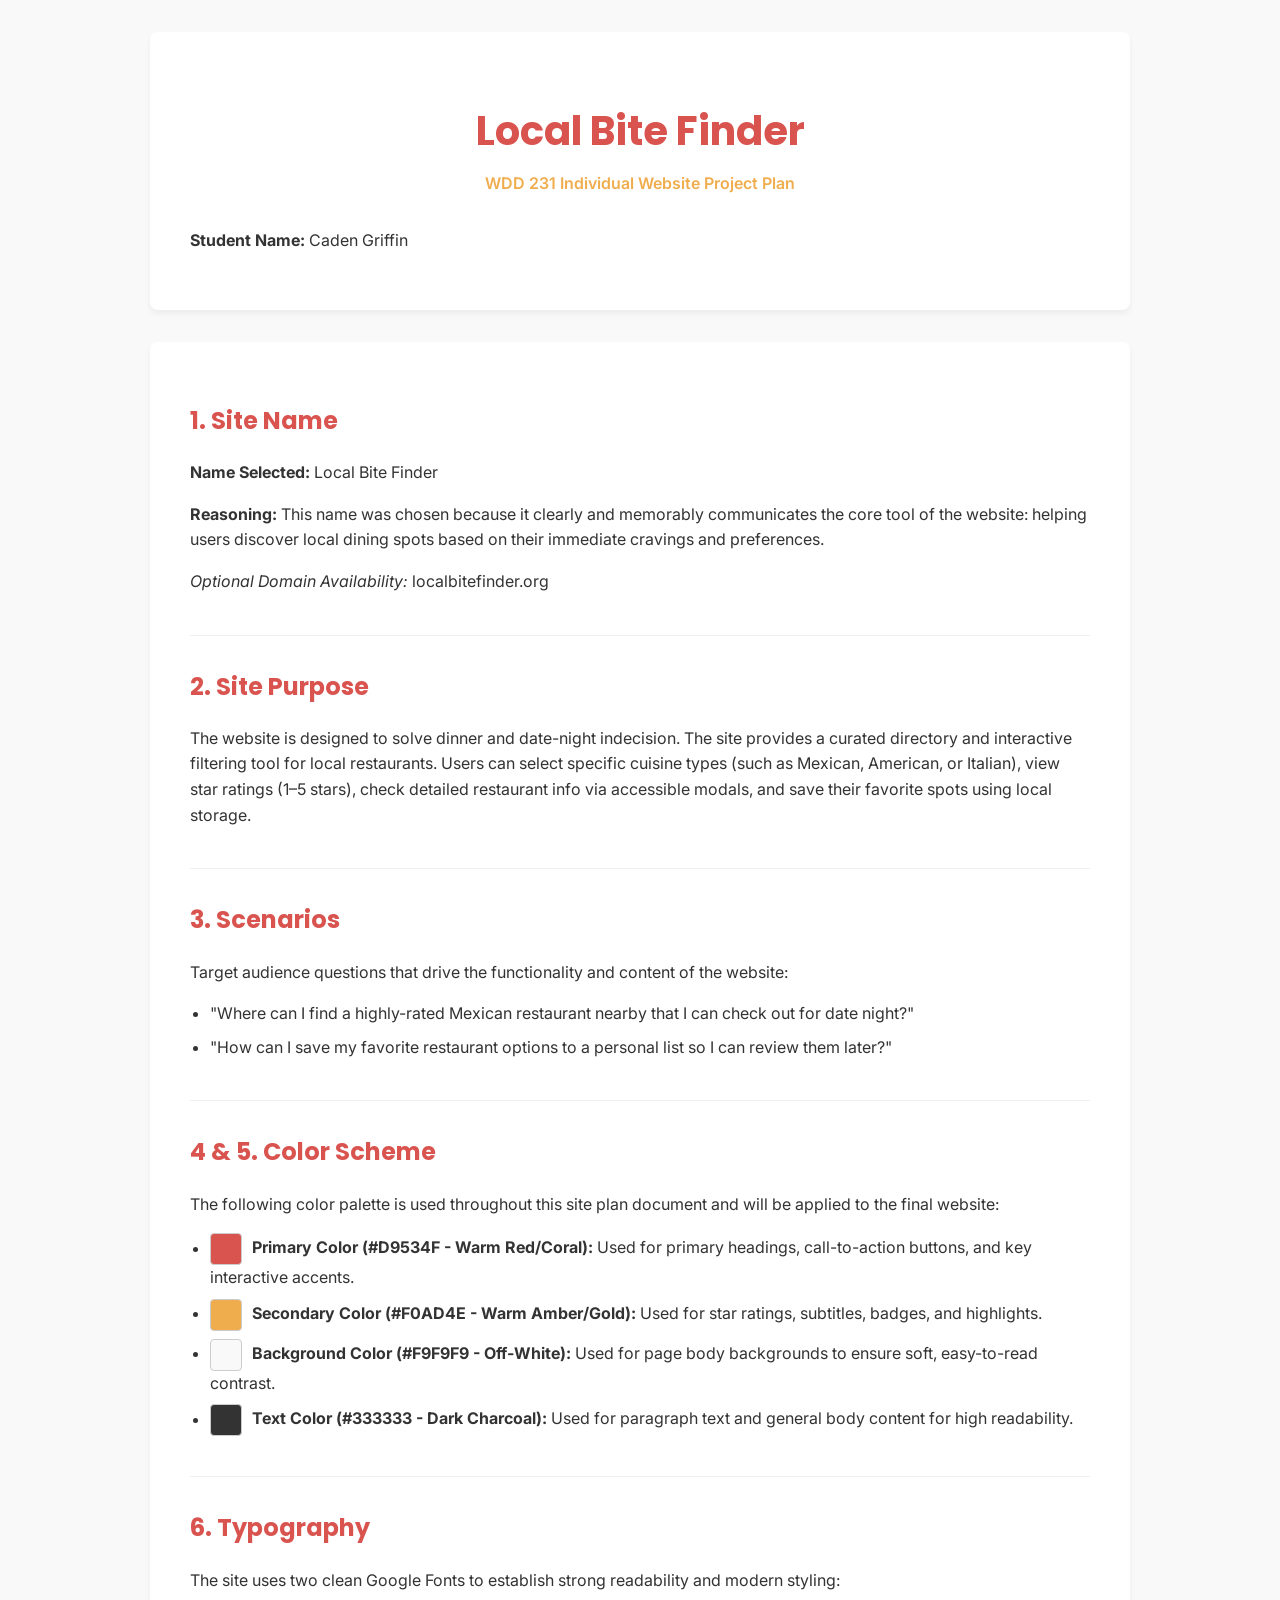
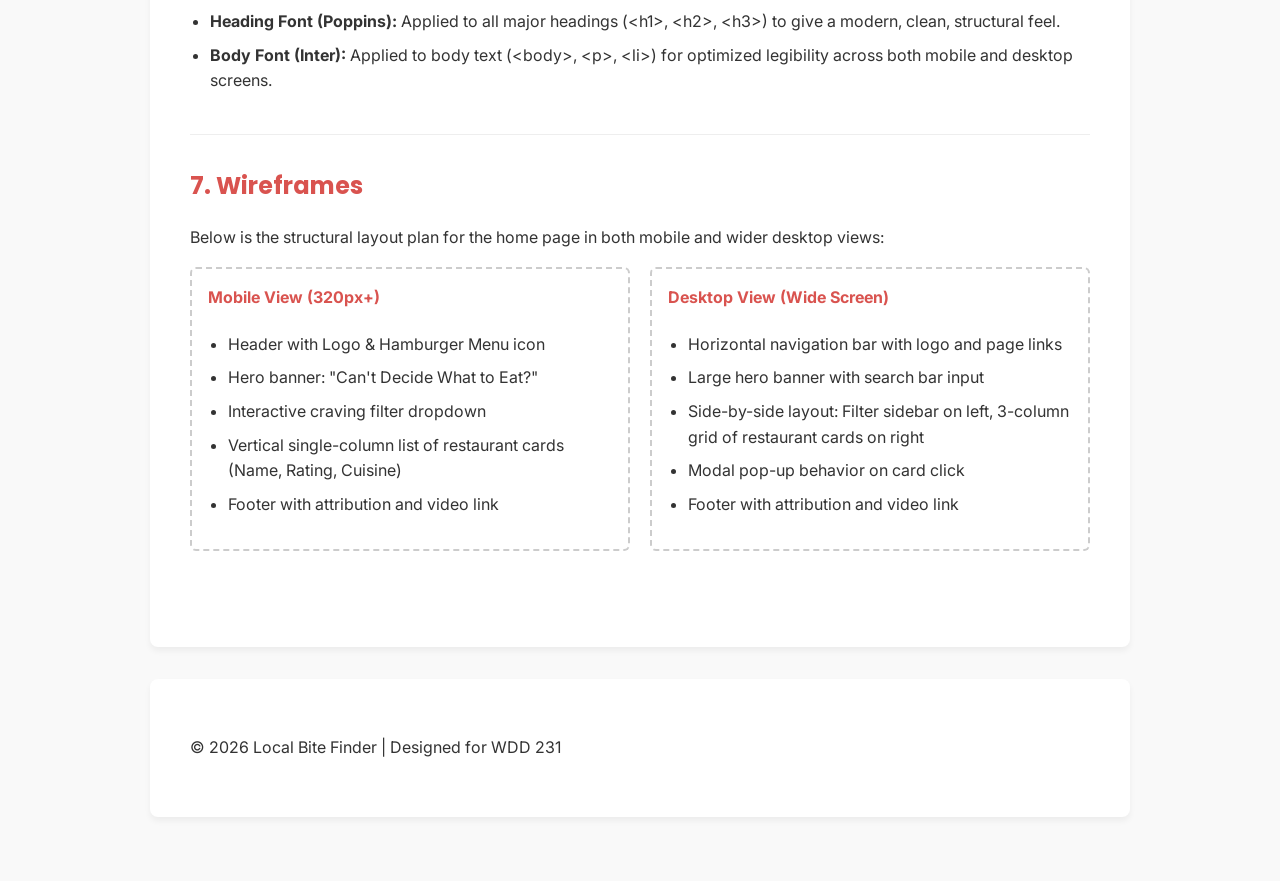
<file: siteplan.html>
<!DOCTYPE html>
<html lang="en">
<head>
    <meta charset="UTF-8">
    <meta name="viewport" content="width=device-width, initial-scale=1.0">
    <title>Local Bite Finder - Site Plan</title>
    <link rel="preconnect" href="https://fonts.googleapis.com">
    <link rel="preconnect" href="https://fonts.gstatic.com" crossorigin>
    <link href="https://fonts.googleapis.com/css2?family=Inter:wght@400;500&family=Poppins:wght@600;700&display=swap" rel="stylesheet">
    
    <style>
        :root {
            --primary-color: #D9534F;
            --secondary-color: #F0AD4E;
            --bg-color: #F9F9F9;
            --text-color: #333333;
            --card-bg: #FFFFFF;
        }

        body {
            font-family: 'Inter', sans-serif;
            background-color: var(--bg-color);
            color: var(--text-color);
            line-height: 1.6;
            margin: 0;
            padding: 2rem;
        }

        header, main, footer {
            max-width: 900px;
            margin: 0 auto;
            background: var(--card-bg);
            padding: 2.5rem;
            border-radius: 8px;
            box-shadow: 0 4px 6px rgba(0,0,0,0.05);
            margin-bottom: 2rem;
        }

        h1, h2, h3 {
            font-family: 'Poppins', sans-serif;
            color: var(--primary-color);
        }

        h1 {
            text-align: center;
            font-size: 2.5rem;
            margin-bottom: 0.5rem;
        }

        .subtitle {
            text-align: center;
            color: var(--secondary-color);
            font-weight: 600;
            margin-bottom: 2rem;
        }

        section {
            margin-bottom: 2rem;
            border-bottom: 1px solid #eee;
            padding-bottom: 1.5rem;
        }

        section:last-child {
            border-bottom: none;
        }

        ul {
            padding-left: 20px;
        }

        li {
            margin-bottom: 0.5rem;
        }

        .color-box {
            display: inline-block;
            width: 30px;
            height: 30px;
            vertical-align: middle;
            margin-right: 10px;
            border: 1px solid #ccc;
            border-radius: 4px;
        }

        .primary-box { background-color: var(--primary-color); }
        .secondary-box { background-color: var(--secondary-color); }
        .bg-box { background-color: var(--bg-color); }
        .text-box { background-color: var(--text-color); }

        .wireframe-container {
            display: grid;
            grid-template-columns: 1fr 1fr;
            gap: 20px;
            margin-top: 1rem;
        }

        .wireframe-box {
            border: 2px dashed #ccc;
            padding: 1rem;
            border-radius: 6px;
            background: #fff;
        }

        .wireframe-box h4 {
            margin-top: 0;
            color: var(--primary-color);
        }

        @media (max-width: 600px) {
            .wireframe-container {
                grid-template-columns: 1fr;
            }
            body {
                padding: 1rem;
            }
        }
    </style>
</head>
<body>

    <header>
        <h1>Local Bite Finder</h1>
        <div class="subtitle">WDD 231 Individual Website Project Plan</div>
        <p><strong>Student Name:</strong> Caden Griffin</p>
    </header>

    <main>
        <section>
            <h2>1. Site Name</h2>
            <p><strong>Name Selected:</strong> Local Bite Finder</p>
            <p><strong>Reasoning:</strong> This name was chosen because it clearly and memorably communicates the core tool of the website: helping users discover local dining spots based on their immediate cravings and preferences.</p>
            <p><em>Optional Domain Availability:</em> localbitefinder.org</p>
        </section>

        <section>
            <h2>2. Site Purpose</h2>
            <p>The website is designed to solve dinner and date-night indecision. The site provides a curated directory and interactive filtering tool for local restaurants. Users can select specific cuisine types (such as Mexican, American, or Italian), view star ratings (1–5 stars), check detailed restaurant info via accessible modals, and save their favorite spots using local storage.</p>
        </section>

        <section>
            <h2>3. Scenarios</h2>
            <p>Target audience questions that drive the functionality and content of the website:</p>
            <ul>
                <li>"Where can I find a highly-rated Mexican restaurant nearby that I can check out for date night?"</li>
                <li>"How can I save my favorite restaurant options to a personal list so I can review them later?"</li>
            </ul>
        </section>

        <section>
            <h2>4 & 5. Color Scheme</h2>
            <p>The following color palette is used throughout this site plan document and will be applied to the final website:</p>
            <ul>
                <li><span class="color-box primary-box"></span><strong>Primary Color (#D9534F - Warm Red/Coral):</strong> Used for primary headings, call-to-action buttons, and key interactive accents.</li>
                <li><span class="color-box secondary-box"></span><strong>Secondary Color (#F0AD4E - Warm Amber/Gold):</strong> Used for star ratings, subtitles, badges, and highlights.</li>
                <li><span class="color-box bg-box"></span><strong>Background Color (#F9F9F9 - Off-White):</strong> Used for page body backgrounds to ensure soft, easy-to-read contrast.</li>
                <li><span class="color-box text-box"></span><strong>Text Color (#333333 - Dark Charcoal):</strong> Used for paragraph text and general body content for high readability.</li>
            </ul>
        </section>

        <section>
            <h2>6. Typography</h2>
            <p>The site uses two clean Google Fonts to establish strong readability and modern styling:</p>
            <ul>
                <li><strong>Heading Font (Poppins):</strong> Applied to all major headings (&lt;h1&gt;, &lt;h2&gt;, &lt;h3&gt;) to give a modern, clean, structural feel.</li>
                <li><strong>Body Font (Inter):</strong> Applied to body text (&lt;body&gt;, &lt;p&gt;, &lt;li&gt;) for optimized legibility across both mobile and desktop screens.</li>
            </ul>
        </section>

        <section>
            <h2>7. Wireframes</h2>
            <p>Below is the structural layout plan for the home page in both mobile and wider desktop views:</p>
            
            <div class="wireframe-container">
                <div class="wireframe-box">
                    <h4>Mobile View (320px+)</h4>
                    <ul>
                        <li>Header with Logo & Hamburger Menu icon</li>
                        <li>Hero banner: "Can't Decide What to Eat?"</li>
                        <li>Interactive craving filter dropdown</li>
                        <li>Vertical single-column list of restaurant cards (Name, Rating, Cuisine)</li>
                        <li>Footer with attribution and video link</li>
                    </ul>
                </div>
                <div class="wireframe-box">
                    <h4>Desktop View (Wide Screen)</h4>
                    <ul>
                        <li>Horizontal navigation bar with logo and page links</li>
                        <li>Large hero banner with search bar input</li>
                        <li>Side-by-side layout: Filter sidebar on left, 3-column grid of restaurant cards on right</li>
                        <li>Modal pop-up behavior on card click</li>
                        <li>Footer with attribution and video link</li>
                    </ul>
                </div>
            </div>
        </section>
    </main>

    <footer>
        <p>&copy; 2026 Local Bite Finder | Designed for WDD 231</p>
    </footer>

</body>
</html>
</file>
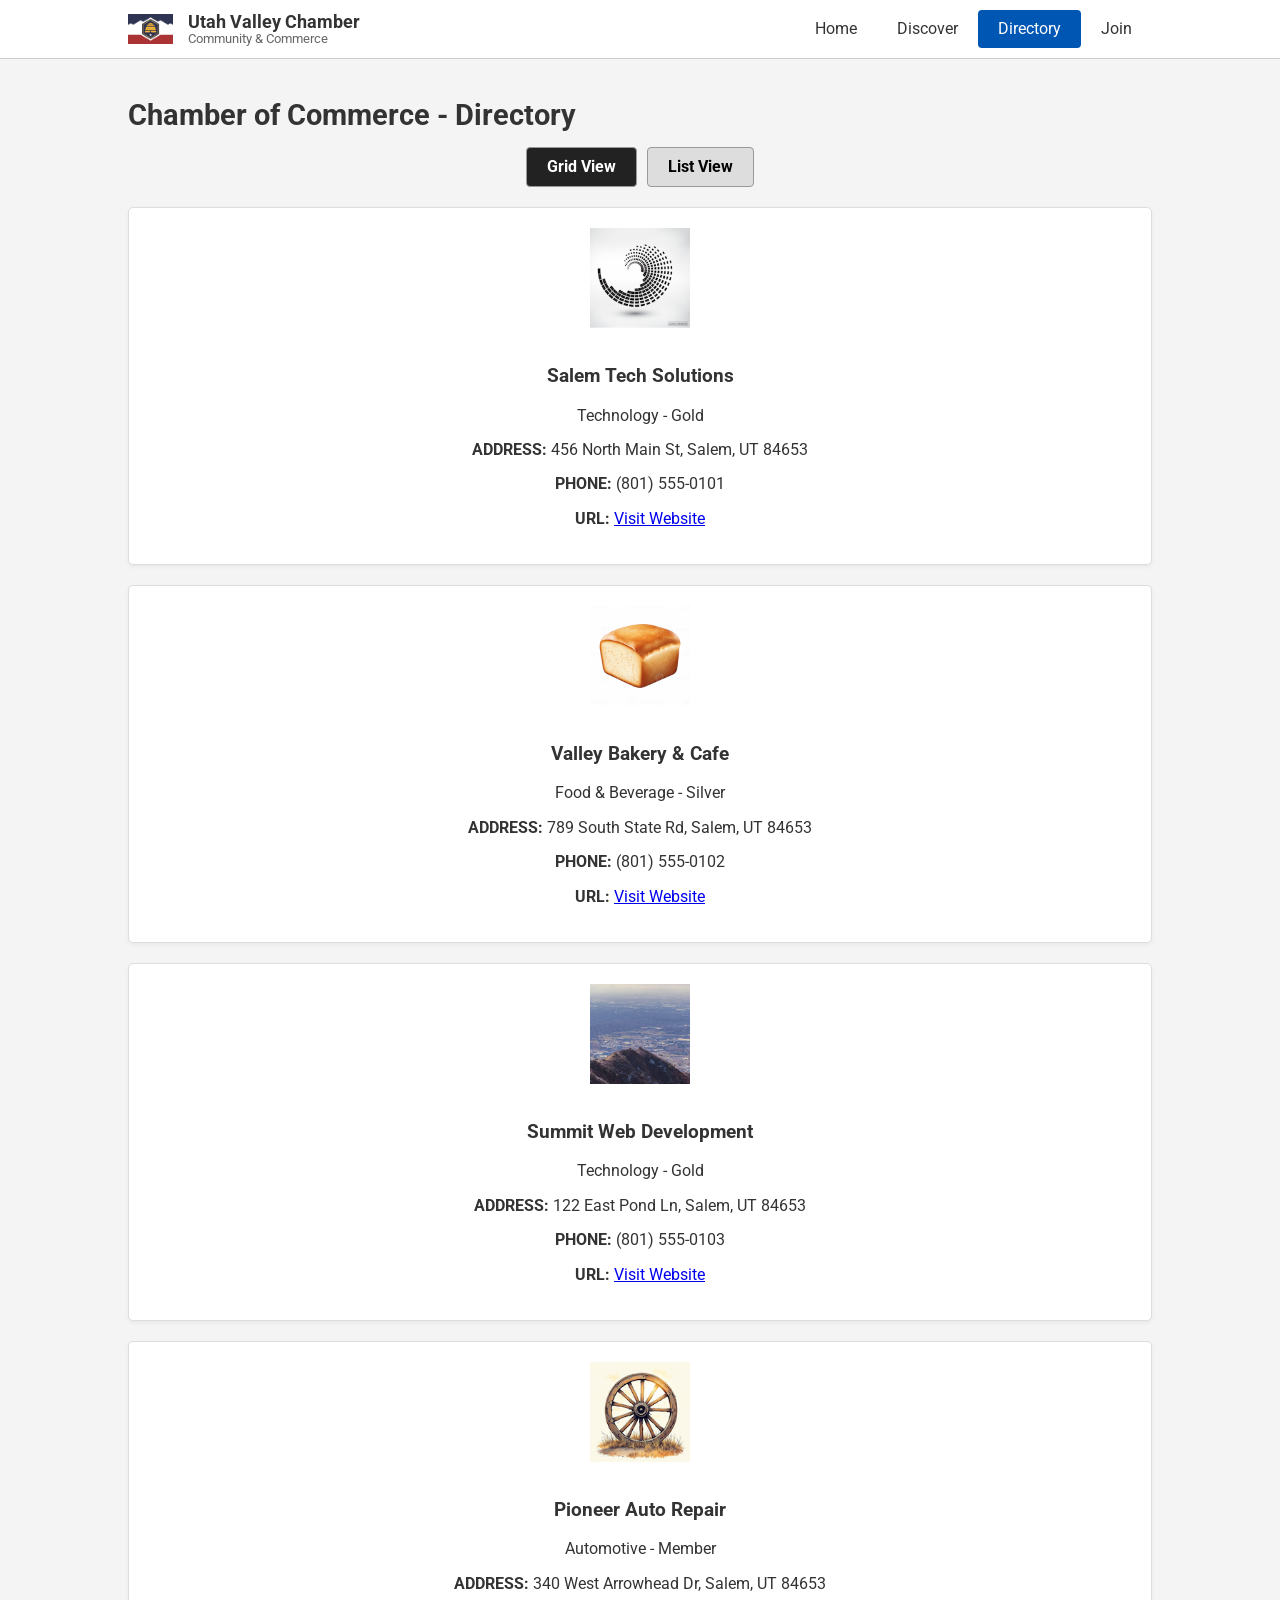
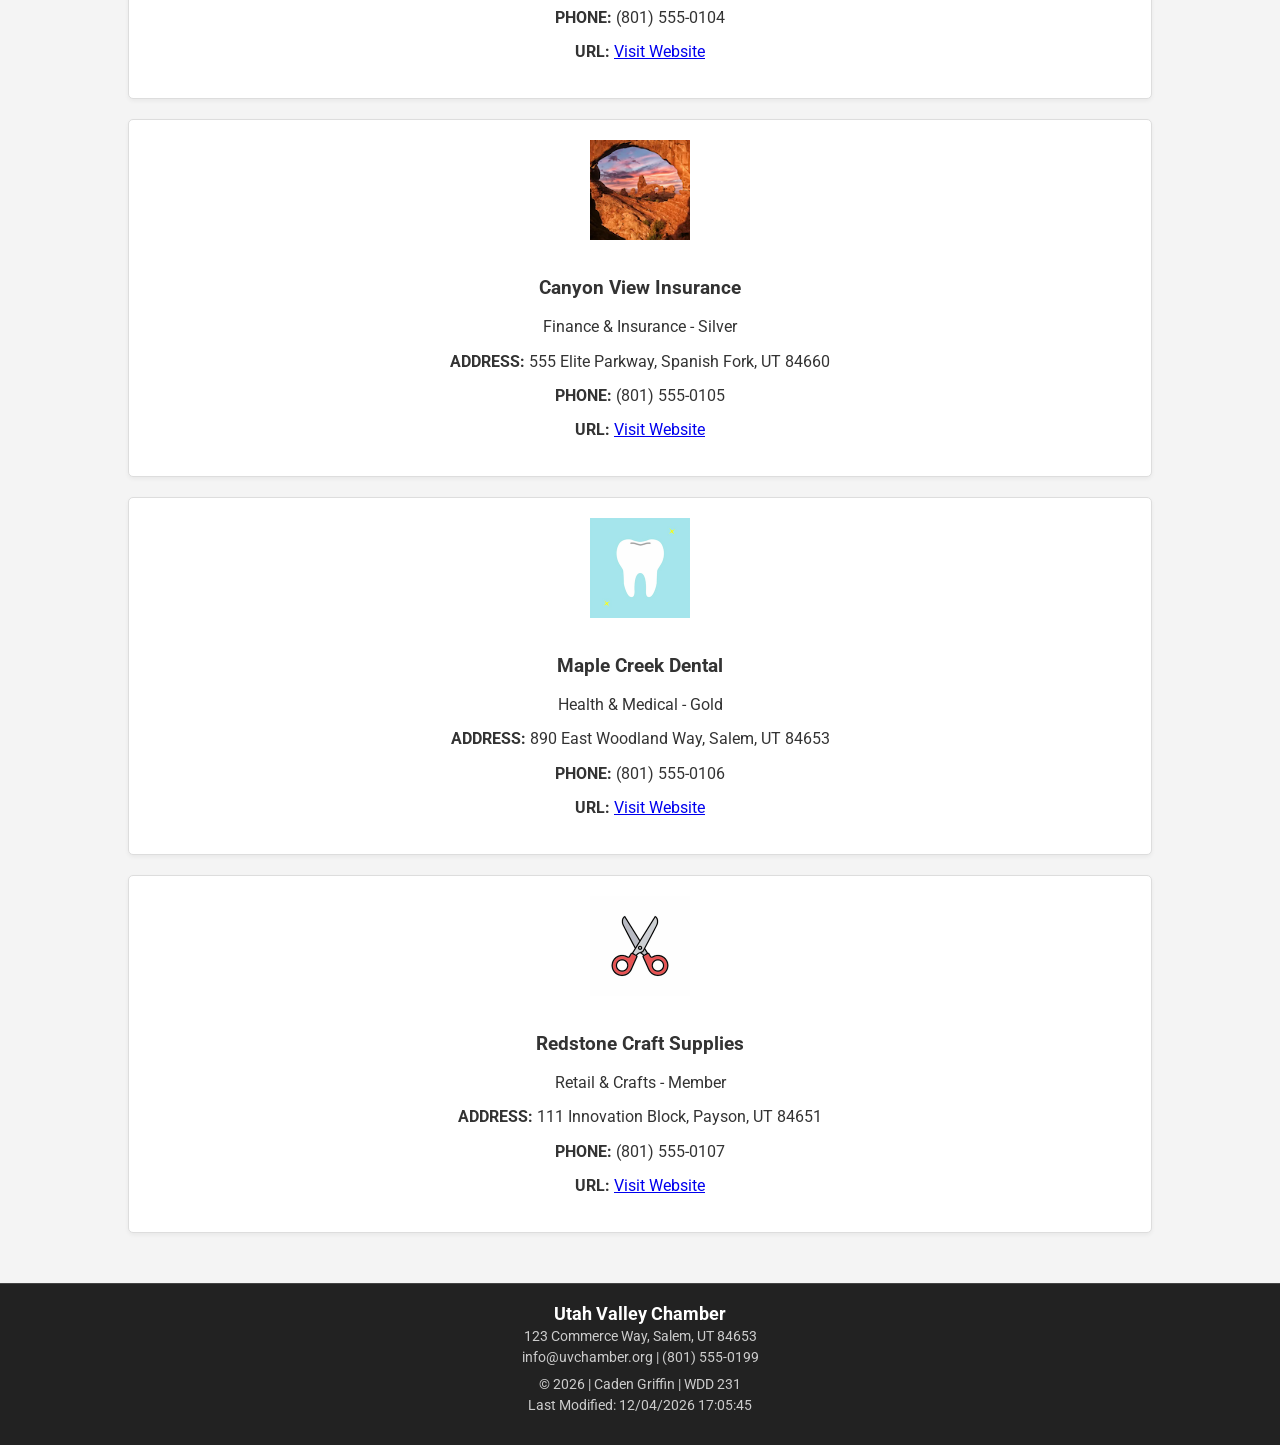
<file: chamber/directory.html>
<!DOCTYPE html>
<html lang="en">
<head>
    <meta charset="UTF-8">
    <meta name="viewport" content="width=device-width, initial-scale=1.0">
    <title>Chamber of Commerce - Directory</title>
    <meta name="description" content="Business directory page for the local Chamber of Commerce.">
    <meta name="author" content="Caden Griffin">
    <link rel="icon" href="images/favicon.png" type="image/x-icon">
    
    <link rel="preconnect" href="https://fonts.googleapis.com">
    <link rel="preconnect" href="https://fonts.gstatic.com" crossorigin>
    <link href="https://fonts.googleapis.com/css2?family=Roboto:wght@400;700&display=swap" rel="stylesheet">
    
    <link rel="stylesheet" href="styles/normalize.css">
    <link rel="stylesheet" href="styles/small.css">
    <link rel="stylesheet" href="styles/larger.css" media="(min-width: 768px)">

    <script src="scripts/directory.js" defer></script>
</head>
<body>
    <header>
        <div class="header-container">
            <img src="images/flag.jpg" alt="Utah Flag Logo" class="logo">
            <div class="title-area">
                <p class="header-site-title">Utah Valley Chamber</p>
                <span>Community & Commerce</span>
            </div>
        </div>
        <button id="menu-button" aria-label="Toggle Menu">&#9776;</button>
        <nav>
            <ul id="nav-menu">
                <li><a href="index.html">Home</a></li>
                <li><a href="discover.html">Discover</a></li>
                <li><a href="directory.html" class="active">Directory</a></li>
                <li><a href="join.html">Join</a></li>
            </ul>
        </nav>
    </header>

    <main>
        <h1>Chamber of Commerce - Directory</h1>

        <div class="directory-controls">
            <button id="grid-btn" class="active" aria-label="Grid View">Grid View</button>
            <button id="list-btn" aria-label="List View">List View</button>
        </div>
        <article id="directory-container" class="grid-view">
        </article>
    </main>

    <footer>
        <div class="footer-contact">
            <h2>Utah Valley Chamber</h2>
            <p>123 Commerce Way, Salem, UT 84653</p>
            <p>info@uvchamber.org | (801) 555-0199</p>
        </div>
        <div class="footer-meta">
            <p>&copy; <span id="current-year"></span> | Caden Griffin | WDD 231</p>
            <p>Last Modified: <span id="last-modified"></span></p>
        </div>
    </footer>
</body>
</html>
</file>
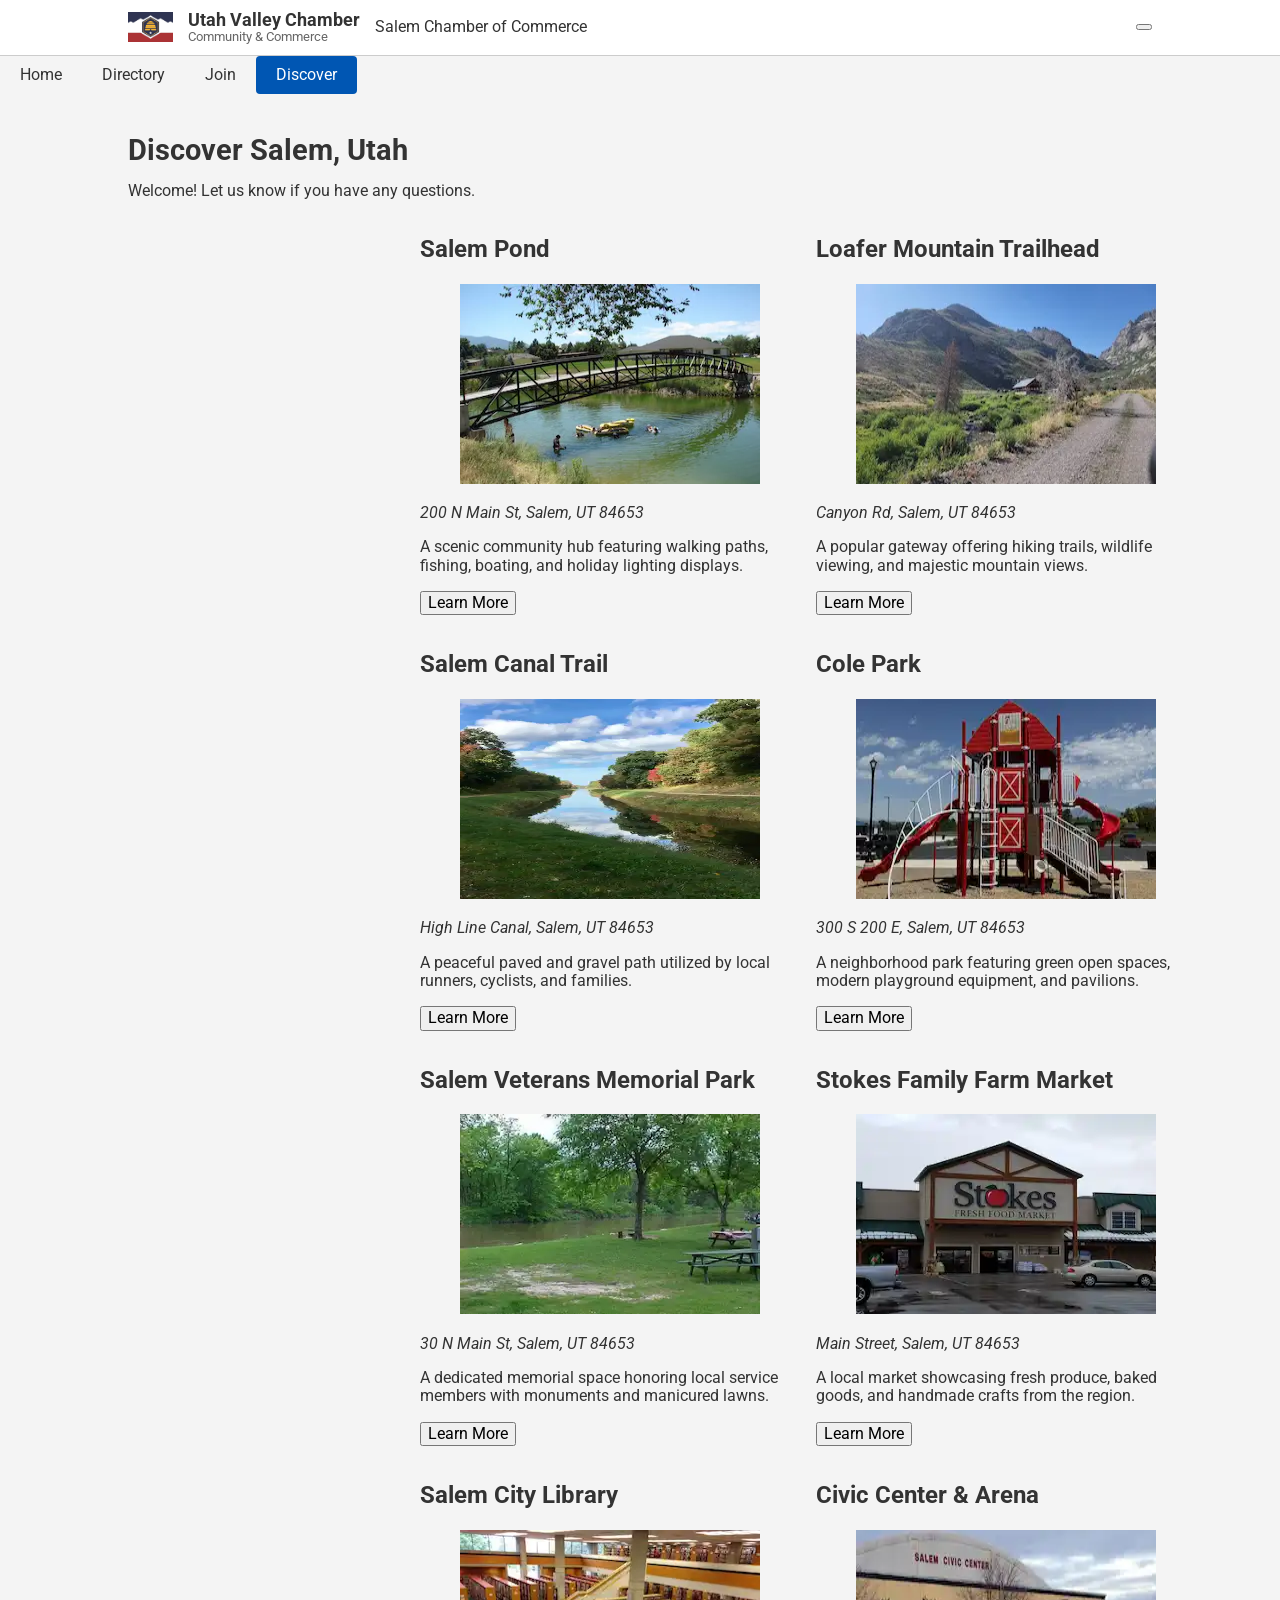
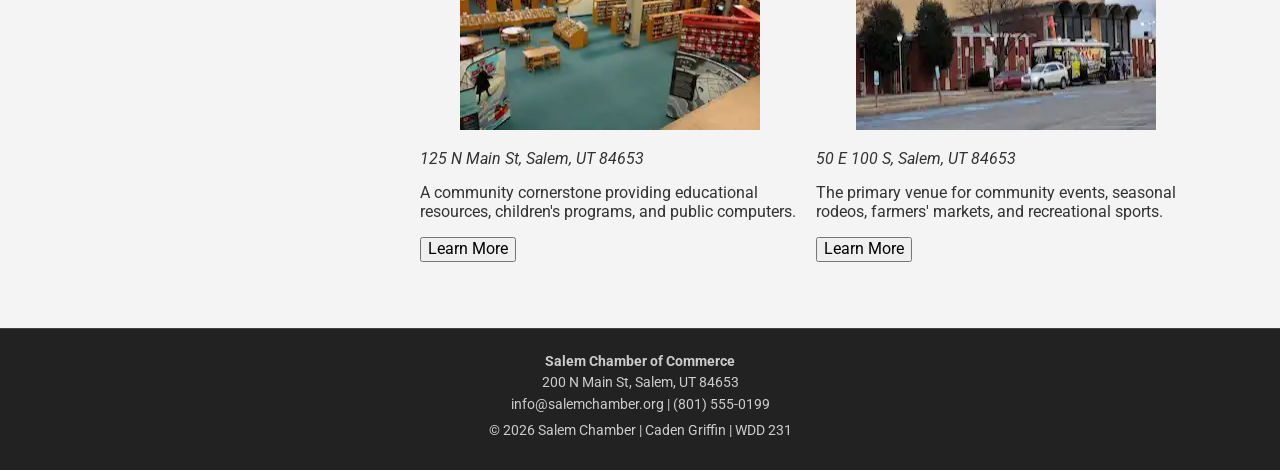
<file: chamber/discover.html>
<!DOCTYPE html>
<html lang="en">
<head>
  <meta charset="UTF-8">
  <meta name="viewport" content="width=device-width, initial-scale=1.0">
  <title>Salem Chamber of Commerce - Discover</title>
  <meta name="description" content="Discover Salem, Utah - demographics, points of interest, and local attractions with the Salem Chamber of Commerce.">
  <meta name="author" content="Caden Griffin">
  <meta property="og:title" content="Salem Chamber of Commerce - Discover">
  <meta property="og:description" content="Discover Salem, Utah - demographics, points of interest, and local attractions with the Salem Chamber of Commerce.">
  <meta property="og:image" content="https://caden-griffin.github.io/wdd231/chamber/images/logo.webp">
  <meta property="og:url" content="https://caden-griffin.github.io/wdd231/chamber/discover.html">
  <link rel="icon" href="images/favicon.png">
  <link rel="preconnect" href="https://fonts.googleapis.com">
  <link rel="preconnect" href="https://fonts.gstatic.com" crossorigin>
  <link href="https://fonts.googleapis.com/css2?family=Roboto:wght@400;700&display=swap" rel="stylesheet">
  <link rel="stylesheet" href="styles/normalize.css">
  <link rel="stylesheet" href="styles/small.css">
  <link rel="stylesheet" href="styles/medium.css">
  <link rel="stylesheet" href="styles/larger.css">
  <script type="module" src="scripts/discover.js" defer></script>
</head>
<body>
  <header>
        <div class="header-container">
            <img src="images/flag.jpg" alt="Utah Flag Logo" class="logo">
            <div class="title-area">
                <p class="header-site-title">Utah Valley Chamber</p>
                <span>Community & Commerce</span>
            </div>
      <span class="chamber-title">Salem Chamber of Commerce</span>
    </div>
    <button id="menu" aria-label="Toggle Navigation Menu"></button>
  </header>

  <nav>
    <ul class="navigation">
      <li><a href="index.html">Home</a></li>
      <li><a href="directory.html">Directory</a></li>
      <li><a href="join.html">Join</a></li>
      <li><a href="discover.html" class="active">Discover</a></li>
    </ul>
  </nav>

  <main>
    <h1>Discover Salem, Utah</h1>
    <div id="visitor-message" class="visitor-sidebar"></div>
    <section class="discover-grid">
    </section>
  </main>

  <footer>
    <div class="footer-content">
      <p><strong>Salem Chamber of Commerce</strong></p>
      <p>200 N Main St, Salem, UT 84653</p>
      <p>info@salemchamber.org | (801) 555-0199</p>
    </div>
    <div class="footer-bottom">
      <p>&copy; <span id="currentyear">2026</span> Salem Chamber | Caden Griffin | WDD 231</p>
      <p id="lastModified"></p>
    </div>
  </footer>
</body>
</html>
</file>
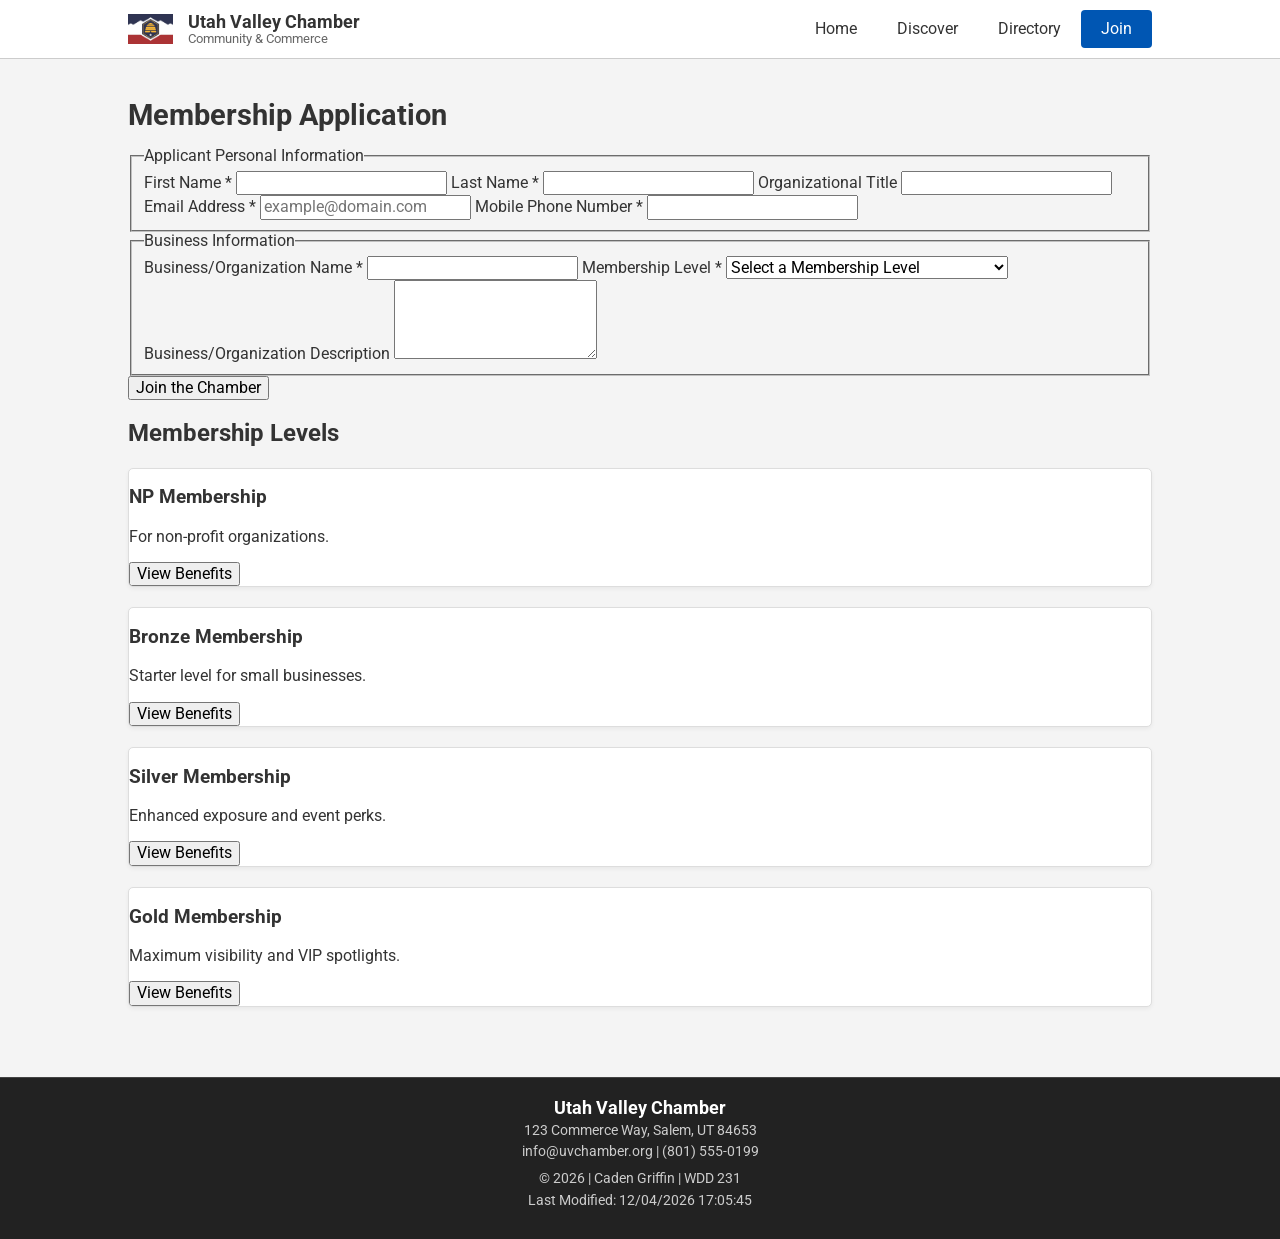
<file: chamber/join.html>
<!DOCTYPE html>
<html lang="en">
<head>
    <meta charset="UTF-8">
    <meta name="viewport" content="width=device-width, initial-scale=1.0">
    <title>Chamber of Commerce - Join</title>
    <meta name="description" content="Membership application page for the Utah Valley Chamber of Commerce.">
    <meta name="author" content="Caden Griffin">
    <link rel="icon" href="images/favicon.png" type="image/x-icon">
    
    <link rel="preconnect" href="https://fonts.googleapis.com">
    <link rel="preconnect" href="https://fonts.gstatic.com" crossorigin>
    <link href="https://fonts.googleapis.com/css2?family=Roboto:wght@400;700&display=swap" rel="stylesheet">
    
    <link rel="stylesheet" href="styles/normalize.css">
    <link rel="stylesheet" href="styles/small.css">
    <link rel="stylesheet" href="styles/larger.css" media="(min-width: 768px)">

    <script src="scripts/join.js" defer></script>
</head>
<body>
    <header>
        <div class="header-container">
            <img src="images/flag.jpg" alt="Utah Flag Logo" class="logo">
            <div class="title-area">
                <p class="header-site-title">Utah Valley Chamber</p>
                <span>Community & Commerce</span>
            </div>
        </div>
        <button id="menu-button" aria-label="Toggle Menu">&#9776;</button>
        <nav>
            <ul id="nav-menu">
                <li><a href="index.html">Home</a></li>
                <li><a href="discover.html">Discover</a></li>
                <li><a href="directory.html">Directory</a></li>
                <li><a href="join.html" class="active">Join</a></li>
            </ul>
        </nav>
    </header>

    <main>
        <h1>Membership Application</h1>

        <div class="join-grid">
            <form method="get" action="thankyou.html" class="join-form">
                <fieldset>
                    <legend>Applicant Personal Information</legend>
                    
                    <label>First Name *
                        <input type="text" name="fname" title="Enter your first name" autocomplete="given-name" required>
                    </label>

                    <label>Last Name *
                        <input type="text" name="lname" title="Enter your last name" autocomplete="family-name" required>
                    </label>

                    <label>Organizational Title
                        <input type="text" name="title" title="Enter your organizational title (at least 7 alpha characters, hyphens, and spaces)" autocomplete="organization-title" pattern="[a-zA-Z\-\s]{7,}">
                    </label>

                    <label>Email Address *
                        <input type="email" name="email" title="Enter your email address" autocomplete="email" placeholder="example@domain.com" required>
                    </label>

                    <label>Mobile Phone Number *
                        <input type="tel" name="phone" title="Enter your mobile phone number" autocomplete="tel" required>
                    </label>
                </fieldset>

                <fieldset>
                    <legend>Business Information</legend>
                    
                    <label>Business/Organization Name *
                        <input type="text" name="organization" title="Enter your business or organization name" autocomplete="organization" required>
                    </label>

                    <label>Membership Level *
                        <select name="membership" id="membership" title="Select your membership level" required>
                            <option value="" disabled selected>Select a Membership Level</option>
                            <option value="np">NP Membership (Non-Profit - No Fee)</option>
                            <option value="bronze">Bronze Membership</option>
                            <option value="silver">Silver Membership</option>
                            <option value="gold">Gold Membership</option>
                        </select>
                    </label>

                    <label>Business/Organization Description
                        <textarea name="description" title="Provide a brief description of your business" rows="4"></textarea>
                    </label>

                    <input type="hidden" name="timestamp" id="timestamp">
                </fieldset>

                <input type="submit" value="Join the Chamber" class="submit-btn">
            </form>

            <section class="membership-cards-container">
                <h2>Membership Levels</h2>
                
                <div class="card membership-card">
                    <h3>NP Membership</h3>
                    <p>For non-profit organizations.</p>
                    <button type="button" class="modal-btn" data-modal="modal-np">View Benefits</button>
                </div>

                <div class="card membership-card">
                    <h3>Bronze Membership</h3>
                    <p>Starter level for small businesses.</p>
                    <button type="button" class="modal-btn" data-modal="modal-bronze">View Benefits</button>
                </div>

                <div class="card membership-card">
                    <h3>Silver Membership</h3>
                    <p>Enhanced exposure and event perks.</p>
                    <button type="button" class="modal-btn" data-modal="modal-silver">View Benefits</button>
                </div>

                <div class="card membership-card">
                    <h3>Gold Membership</h3>
                    <p>Maximum visibility and VIP spotlights.</p>
                    <button type="button" class="modal-btn" data-modal="modal-gold">View Benefits</button>
                </div>
            </section>
        </div>

        <dialog id="modal-np">
            <h3>Non-Profit Membership Benefits</h3>
            <p>No fee required. Includes basic directory listing and community event announcements.</p>
            <button type="button" class="close-modal" data-modal="modal-np">Close</button>
        </dialog>

        <dialog id="modal-bronze">
            <h3>Bronze Membership Benefits</h3>
            <p>Includes standard directory listing, newsletter mentions, and discounts on monthly luncheons.</p>
            <button type="button" class="close-modal" data-modal="modal-bronze">Close</button>
        </dialog>

        <dialog id="modal-silver">
            <h3>Silver Membership Benefits</h3>
            <p>Includes featured directory placement, event sponsorship opportunities, and social media spotlight posts.</p>
            <button type="button" class="close-modal" data-modal="modal-silver">Close</button>
        </dialog>

        <dialog id="modal-gold">
            <h3>Gold Membership Benefits</h3>
            <p>Includes homepage spotlight position, VIP access to annual galas, free training workshops, and premium advocacy.</p>
            <button type="button" class="close-modal" data-modal="modal-gold">Close</button>
        </dialog>
    </main>

    <footer>
        <div class="footer-contact">
            <h2>Utah Valley Chamber</h2>
            <p>123 Commerce Way, Salem, UT 84653</p>
            <p>info@uvchamber.org | (801) 555-0199</p>
        </div>
        <div class="footer-meta">
            <p>&copy; <span id="current-year"></span> | Caden Griffin | WDD 231</p>
            <p>Last Modified: <span id="last-modified"></span></p>
        </div>
    </footer>
</body>
</html>
</file>
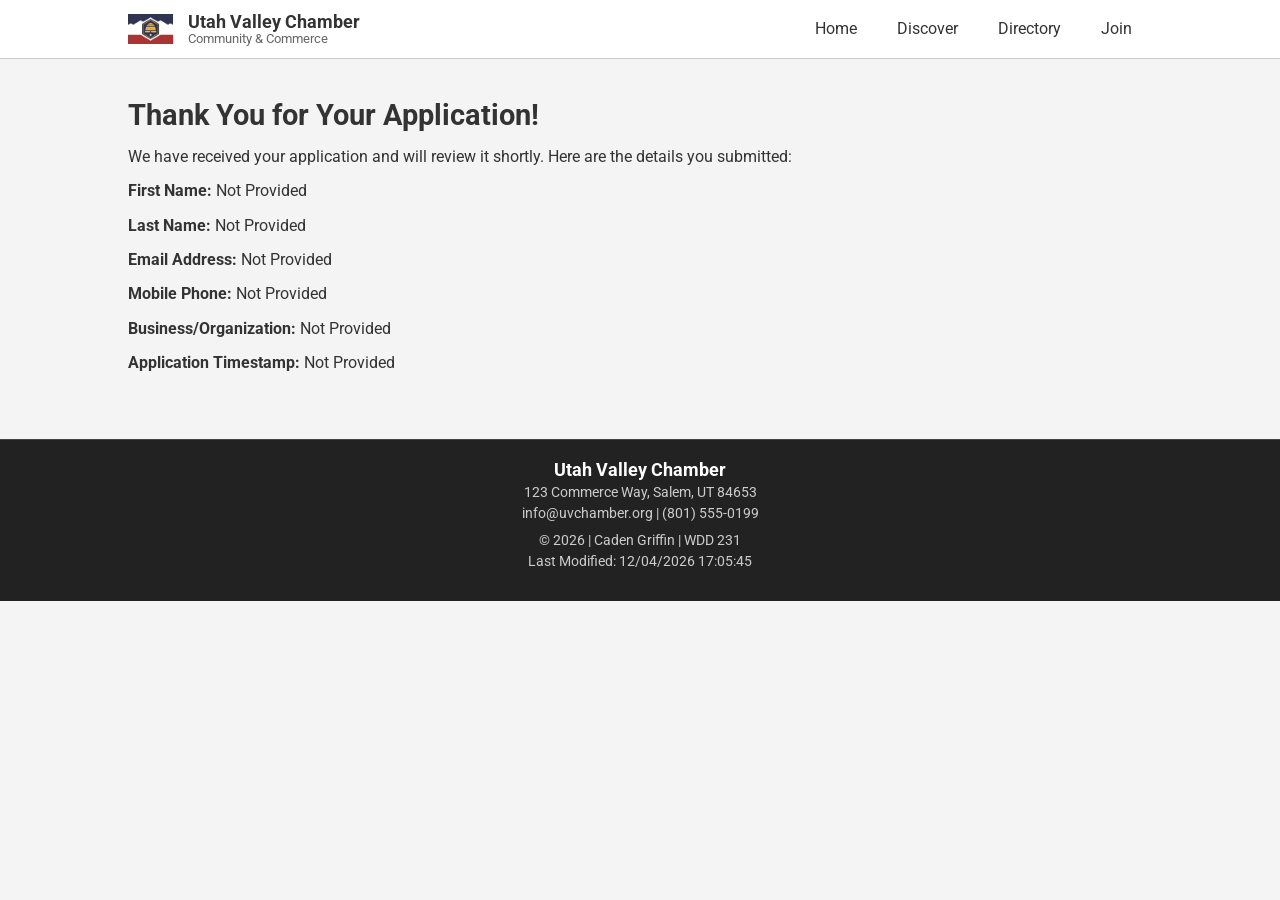
<file: chamber/thankyou.html>
<!DOCTYPE html>
<html lang="en">
<head>
    <meta charset="UTF-8">
    <meta name="viewport" content="width=device-width, initial-scale=1.0">
    <title>Chamber of Commerce - Application Submitted</title>
    <meta name="description" content="Thank you page for the Utah Valley Chamber of Commerce membership application.">
    <meta name="author" content="Caden Griffin">
    <link rel="icon" href="images/favicon.png" type="image/x-icon">
    
    <link rel="preconnect" href="https://fonts.googleapis.com">
    <link rel="preconnect" href="https://fonts.gstatic.com" crossorigin>
    <link href="https://fonts.googleapis.com/css2?family=Roboto:wght@400;700&display=swap" rel="stylesheet">
    
    <link rel="stylesheet" href="styles/normalize.css">
    <link rel="stylesheet" href="styles/small.css">
    <link rel="stylesheet" href="styles/larger.css" media="(min-width: 768px)">

    <script src="scripts/thankyou.js" defer></script>
</head>
<body>
    <header>
        <div class="header-container">
            <img src="images/flag.jpg" alt="Utah Flag Logo" class="logo">
            <div class="title-area">
                <p class="header-site-title">Utah Valley Chamber</p>
                <span>Community & Commerce</span>
            </div>
        </div>
        <button id="menu-button" aria-label="Toggle Menu">&#9776;</button>
        <nav>
            <ul id="nav-menu">
                <li><a href="index.html">Home</a></li>
                <li><a href="discover.html">Discover</a></li>
                <li><a href="directory.html">Directory</a></li>
                <li><a href="join.html">Join</a></li>
            </ul>
        </nav>
    </header>

    <main class="thankyou-main">
        <h1>Thank You for Your Application!</h1>
        <p>We have received your application and will review it shortly. Here are the details you submitted:</p>

        <div id="results" class="results-card"></div>
    </main>

    <footer>
        <div class="footer-contact">
            <h2>Utah Valley Chamber</h2>
            <p>123 Commerce Way, Salem, UT 84653</p>
            <p>info@uvchamber.org | (801) 555-0199</p>
        </div>
        <div class="footer-meta">
            <p>&copy; <span id="current-year"></span> | Caden Griffin | WDD 231</p>
            <p>Last Modified: <span id="last-modified"></span></p>
        </div>
    </footer>
</body>
</html>
</file>
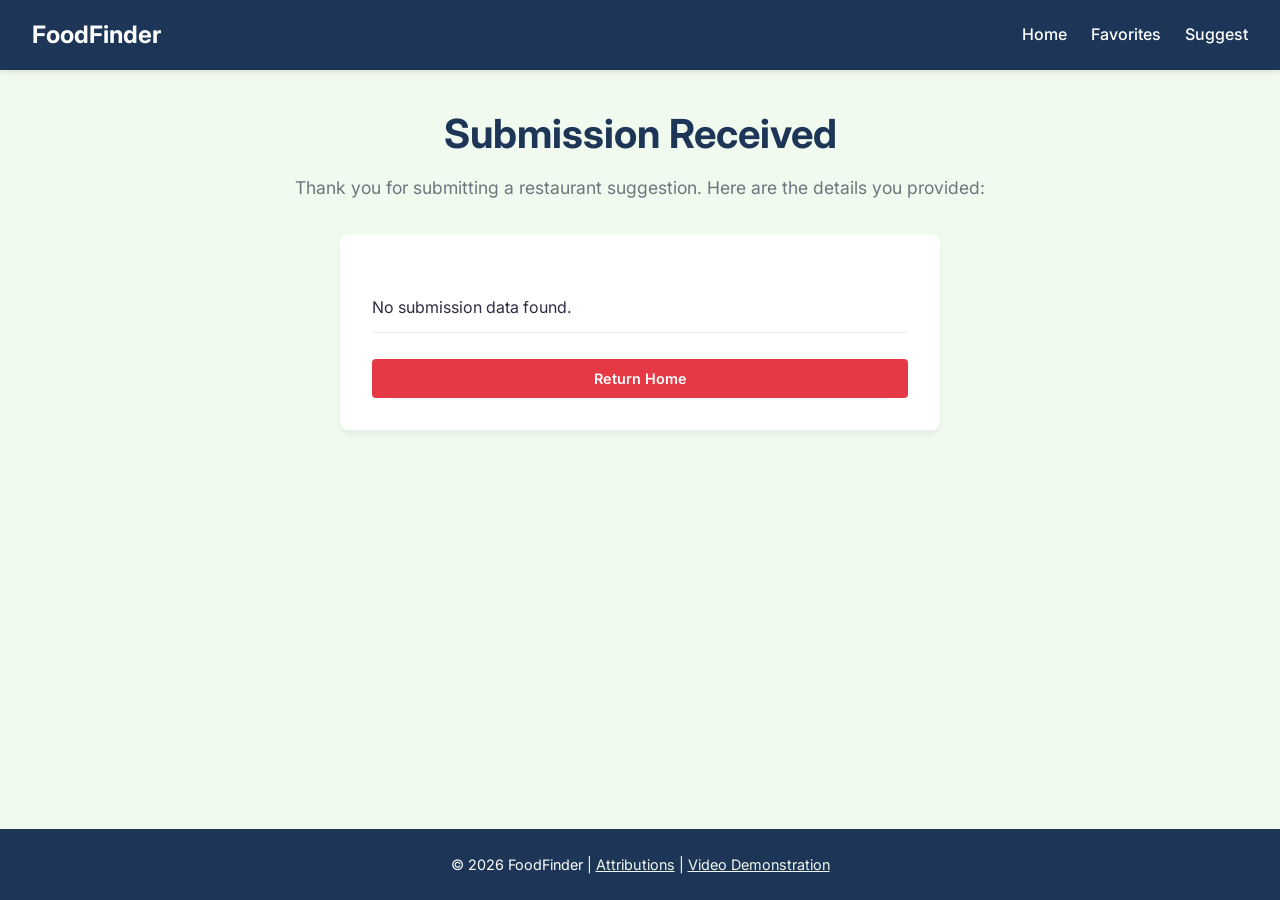
<file: final/action.html>
<!DOCTYPE html>
<html lang="en">
<head>
  <meta charset="UTF-8">
  <meta name="viewport" content="width=device-width, initial-scale=1.0">
  <title>Submission Results FoodFinder</title>
  <meta name="description" content="View your submitted restaurant details.">
  <meta property="og:description" content="Discover restaurants serving the exact food you are craving with ratings, images, and reviews.">
  <meta property="og:image" content="https://caden-griffin.github.io/wdd231/final/images/favicon.png">
  <meta name="author" content="Caden Griffin">
  <meta property="og:title" content="Submission Results">
  <meta property="og:type" content="website">
  <meta property="og:image" content="https://images.unsplash.com/photo-1504674900247-0877df9cc836">
  <meta property="og:url" content="https://caden-griffin.github.io/wdd231/final/action.html">
  <link rel="icon" type="image/fork-and-knife" href="images/favicon.png">
  <link rel="preconnect" href="https://fonts.googleapis.com">
  <link rel="preconnect" href="https://fonts.gstatic.com" crossorigin>
  <link href="https://fonts.googleapis.com/css2?family=Inter:wght@400;500;700&display=swap" rel="stylesheet">
  <link rel="stylesheet" href="styles/normalize.css">
  <script type="module" src="scripts/action.js" ></script>
</head>
<body>
  <header>
    <a href="index.html" class="logo">FoodFinder</a>
    <button class="hamburger" id="hamburger">&#9776;</button>
    <nav>
      <ul id="nav-menu">
        <li><a href="index.html">Home</a></li>
        <li><a href="favorites.html">Favorites</a></li>
        <li><a href="add-restaurant.html">Suggest</a></li>
      </ul>
    </nav>
  </header>

  <main>
    <section class="hero">
      <h1>Submission Received</h1>
      <p>Thank you for submitting a restaurant suggestion. Here are the details you provided:</p>
    </section>

    <div class="results-box">
      <ul id="results-list" class="results-list"></ul>
      <br>
      <a href="index.html" class="btn btn-primary" style="display: block; text-align: center;">Return Home</a>
    </div>
  </main>

  <footer>
    <p>&copy; 2026 FoodFinder | <a href="attributions.html">Attributions</a> | <a href="https://youtu.be/gW3YPt9zsT8" target="_blank">Video Demonstration</a></p>
  </footer>
</body>
</html>
</file>
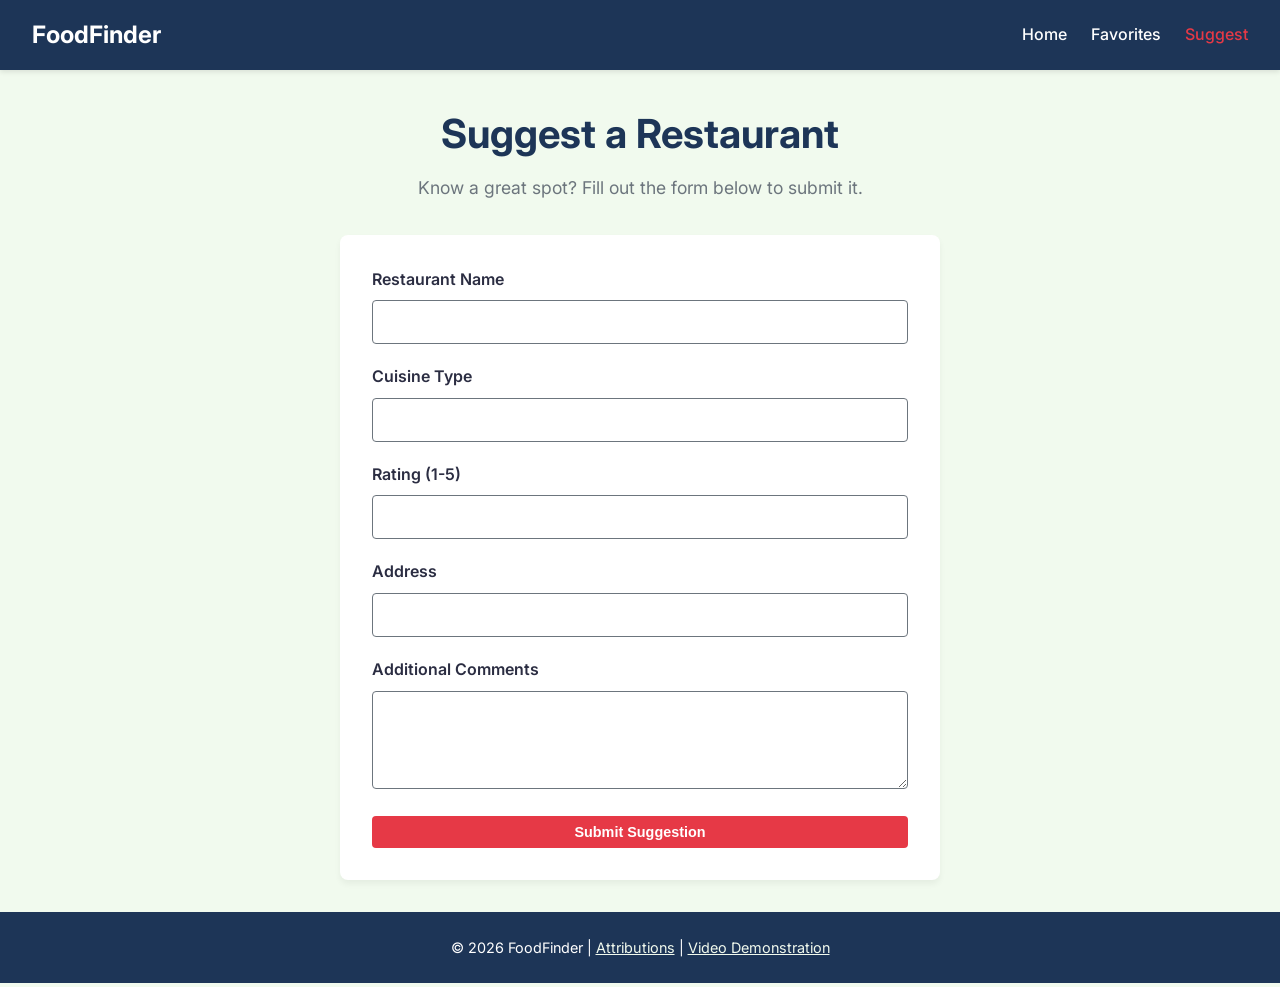
<file: final/add-restaurant.html>
<!DOCTYPE html>
<html lang="en">
<head>
  <meta charset="UTF-8">
  <meta name="viewport" content="width=device-width, initial-scale=1.0">
  <title>Suggest a Restaurant - FoodFinder</title>
  <meta name="description" content="Submit a new restaurant suggestion to the FoodFinder directory.">
  <meta property="og:description" content="Discover restaurants serving the exact food you are craving with ratings, images, and reviews.">
  <meta property="og:image" content="https://caden-griffin.github.io/wdd231/final/images/favicon.png">
  <meta name="author" content="Caden Griffin">
  <meta property="og:title" content="Suggest a Restaurant">
  <meta property="og:type" content="website">
  <meta property="og:image" content="https://images.unsplash.com/photo-1504674900247-0877df9cc836">
  <meta property="og:url" content="https://caden-griffin.io/wdd231/final/add-restaurant.html">
  <link rel="icon" type="image/fork-and-knife" href="images/favicon.png">
  <link rel="preconnect" href="https://fonts.googleapis.com">
  <link rel="preconnect" href="https://fonts.gstatic.com" crossorigin>
  <link href="https://fonts.googleapis.com/css2?family=Inter:wght@400;500;700&display=swap" rel="stylesheet">
  <link rel="stylesheet" href="styles/normalize.css">
  <script type="module" src="scripts/form.js" ></script>
</head>
<body>
  <header>
    <a href="index.html" class="logo">FoodFinder</a>
    <button class="hamburger" id="hamburger">&#9776;</button>
    <nav>
      <ul id="nav-menu">
        <li><a href="index.html">Home</a></li>
        <li><a href="favorites.html">Favorites</a></li>
        <li><a href="add-restaurant.html" class="active">Suggest</a></li>
      </ul>
    </nav>
  </header>

  <main>
    <section class="hero">
      <h1>Suggest a Restaurant</h1>
      <p>Know a great spot? Fill out the form below to submit it.</p>
    </section>

    <div class="form-container">
      <form action="action.html" method="GET">
        <div class="form-group">
          <label for="name">Restaurant Name</label>
          <input type="text" id="name" name="Restaurant Name" required>
        </div>
        <div class="form-group">
          <label for="cuisine">Cuisine Type</label>
          <input type="text" id="cuisine" name="Cuisine" required>
        </div>
        <div class="form-group">
          <label for="rating">Rating (1-5)</label>
          <input type="number" id="rating" name="Rating" min="1" max="5" step="0.1" required>
        </div>
        <div class="form-group">
          <label for="address">Address</label>
          <input type="text" id="address" name="Address" required>
        </div>
        <div class="form-group">
          <label for="comments">Additional Comments</label>
          <textarea id="comments" name="Comments" rows="4"></textarea>
        </div>
        <button type="submit" class="btn btn-primary" style="width: 100%;">Submit Suggestion</button>
      </form>
    </div>
  </main>

  <footer>
    <p>&copy; 2026 FoodFinder | <a href="attributions.html">Attributions</a> | <a href="https://youtu.be/gW3YPt9zsT8" target="_blank">Video Demonstration</a></p>
  </footer>
</body>
</html>
</file>
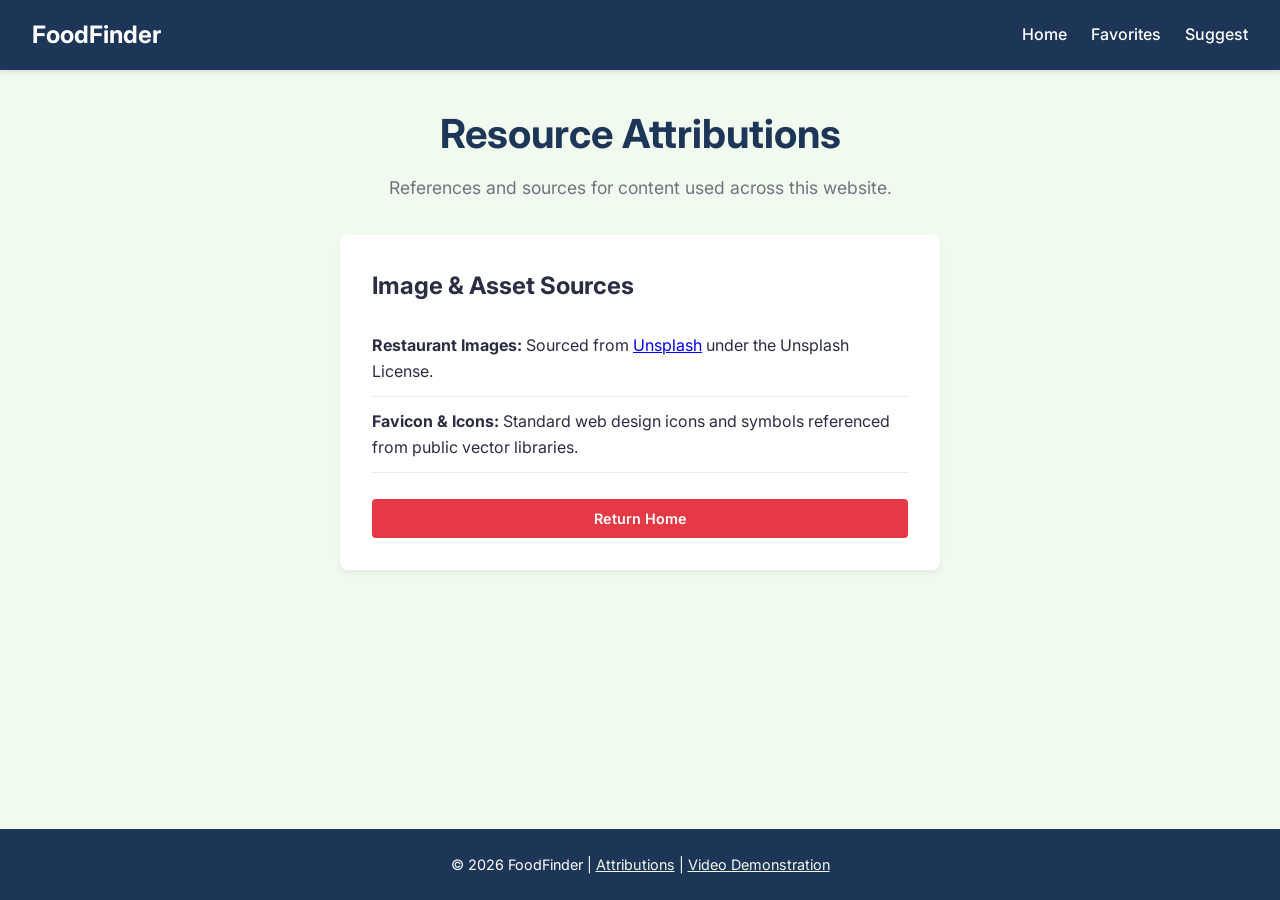
<file: final/attributions.html>
<!DOCTYPE html>
<html lang="en">
<head>
  <meta charset="UTF-8">
  <meta name="viewport" content="width=device-width, initial-scale=1.0">
  <title>Attributions - FoodFinder</title>
  <meta name="description" content="Source attributions for images and resources used on FoodFinder.">
  <meta name="author" content="Caden Griffin">
  <meta property="og:title" content="Attributions - FoodFinder">
  <meta property="og:type" content="website">
  <meta property="og:image" content="https://images.unsplash.com/photo-1504674900247-0877df9cc836">
  <meta property="og:description" content="Discover restaurants serving the exact food you are craving with ratings, images, and reviews.">
  <meta property="og:image" content="https://caden-griffin.github.io/wdd231/final/images/favicon.png">
  <meta property="og:url" content="https://caden-griffin.github.io/wdd231/final/attributions.html">
  <link rel="icon" type="image/x-icon" href="images/favicon.png">
  <link rel="preconnect" href="https://fonts.googleapis.com">
  <link rel="preconnect" href="https://fonts.gstatic.com" crossorigin>
  <link href="https://fonts.googleapis.com/css2?family=Inter:wght@400;500;700&display=swap" rel="stylesheet">
  <link rel="stylesheet" href="styles/normalize.css">
</head>
<body>
  <header>
    <a href="index.html" class="logo">FoodFinder</a>
    <button class="hamburger" id="hamburger">&#9776;</button>
    <nav>
      <ul id="nav-menu">
        <li><a href="index.html">Home</a></li>
        <li><a href="favorites.html">Favorites</a></li>
        <li><a href="add-restaurant.html">Suggest</a></li>
      </ul>
    </nav>
  </header>

  <main>
    <section class="hero">
      <h1>Resource Attributions</h1>
      <p>References and sources for content used across this website.</p>
    </section>

    <div class="results-box">
      <h2>Image & Asset Sources</h2>
      <ul class="results-list">
        <li><strong>Restaurant Images:</strong> Sourced from <a href="https://unsplash.com" target="_blank">Unsplash</a> under the Unsplash License.</li>
        <li><strong>Favicon & Icons:</strong> Standard web design icons and symbols referenced from public vector libraries.</li>
      </ul>
      <br>
      <a href="index.html" class="btn btn-primary" style="display: block; text-align: center;">Return Home</a>
    </div>
  </main>

  <footer>
    <p>&copy; 2026 FoodFinder | <a href="attributions.html">Attributions</a> | <a href="https://youtu.be/gW3YPt9zsT8" target="_blank">Video Demonstration</a></p>
  </footer>
</body>
</html>
</file>
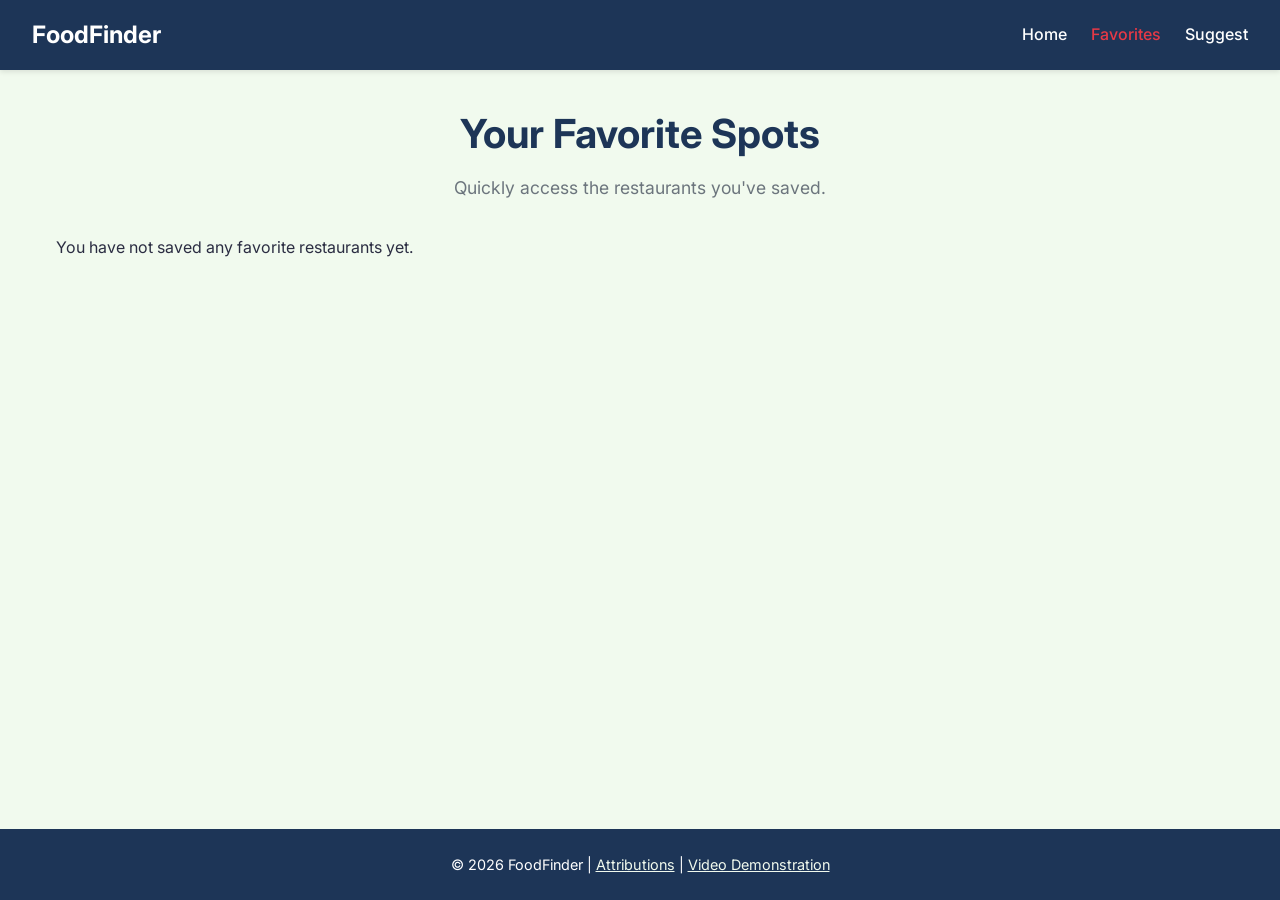
<file: final/favorites.html>
<!DOCTYPE html>
<html lang="en">
<head>
  <meta charset="UTF-8">
  <meta name="viewport" content="width=device-width, initial-scale=1.0">
  <title>Favorite Restaurants - FoodFinder</title>
  <meta name="description" content="View your saved favorite restaurants on FoodFinder.">
  <meta name="author" content="Caden Griffin">
  <meta property="og:title" content="FoodFinder Favorites">
  <meta property="og:type" content="website">
  <meta property="og:image" content="https://images.unsplash.com/photo-1504674900247-0877df9cc836">
  <meta property="og:description" content="Discover restaurants serving the exact food you are craving with ratings, images, and reviews.">
  <meta property="og:image" content="https://caden-griffin.github.io/wdd231/final/images/favicon.png">
  <meta property="og:url" content="https://caden-griffin.github.io/wdd231/final/favorites.html">
  <link rel="icon" type="image/fork-and-knife" href="images/favicon.png">
  <link rel="preconnect" href="https://fonts.googleapis.com">
  <link rel="preconnect" href="https://fonts.gstatic.com" crossorigin>
  <link href="https://fonts.googleapis.com/css2?family=Inter:wght@400;500;700&display=swap" rel="stylesheet">
  <link rel="stylesheet" href="styles/normalize.css">
  <script type="module" src="scripts/favorites.js" ></script>
</head>
<body>
  <header>
    <a href="index.html" class="logo">FoodFinder</a>
    <button class="hamburger" id="hamburger">&#9776;</button>
    <nav>
      <ul id="nav-menu">
        <li><a href="index.html">Home</a></li>
        <li><a href="favorites.html" class="active">Favorites</a></li>
        <li><a href="add-restaurant.html">Suggest</a></li>
      </ul>
    </nav>
  </header>

  <main>
    <section class="hero">
      <h1>Your Favorite Spots</h1>
      <p>Quickly access the restaurants you've saved.</p>
    </section>

    <section id="favorites-grid" class="restaurant-grid">
    </section>
  </main>

  <dialog id="restaurant-modal">
    <div class="modal-content">
      <div class="modal-body"></div>
      <button class="btn modal-close" id="close-modal">Close</button>
    </div>
  </dialog>

  <footer>
    <p>&copy; 2026 FoodFinder | <a href="attributions.html">Attributions</a> | <a href="https://youtu.be/gW3YPt9zsT8" target="_blank">Video Demonstration</a></p>
  </footer>
</body>
</html>
</file>
<file: chamber/styles/small.css>
body {
    font-family: 'Roboto', sans-serif;
    margin: 0;
    padding: 0;
    background-color: #f4f4f4;
    color: #333;
}

header {
    background-color: #fff;
    padding: 10px 5%;
    display: flex;
    justify-content: space-between;
    align-items: center;
    border-bottom: 1px solid #ccc;
    position: relative;
}

.header-container {
    display: flex;
    align-items: center;
    gap: 15px;
}

.logo {
    width: 45px;
    height: auto;
}

.title-area {
    display: flex;
    flex-direction: column;
}

.header-site-title {
    font-weight: bold;
    font-size: 1.1rem;
    margin: 0;
}

.title-area span {
    font-size: 0.8rem;
    color: #666;
}

#menu-button {
    font-size: 1.5rem;
    background: none;
    border: none;
    cursor: pointer;
    padding: 5px 10px;
}

nav {
    display: none;
    flex-direction: column;
    position: absolute;
    top: 100%;
    left: 0;
    width: 100%;
    background-color: #333;
    z-index: 100;
}

nav.show {
    display: flex;
}

nav ul {
    list-style: none;
    margin: 0;
    padding: 0;
    display: flex;
    flex-direction: column;
}

nav a {
    color: white;
    padding: 15px;
    text-decoration: none;
    border-bottom: 1px solid #444;
    display: block;
}

nav a.active, nav a:hover {
    background-color: #555;
}

main {
    padding: 15px 5%;
}

h1 {
    font-size: 1.8rem;
    margin-bottom: 15px;
}

.card {
    background-color: #fff;
    border: 1px solid #ddd;
    border-radius: 5px;
    box-shadow: 0 2px 4px rgba(0,0,0,0.05);
    margin-bottom: 20px;
    overflow: hidden;
}

.card h2 {
    background-color: #222;
    color: #fff;
    margin: 0;
    padding: 12px;
    font-size: 1.1rem;
    text-align: center;
}

.hero {
    position: relative;
    text-align: center;
    color: white;
    margin-bottom: 20px;
}

.hero-image {
    width: 100%;
    height: auto;
    display: block;
    max-height: 400px;
    object-fit: cover;
}

.hero-cta {
    position: absolute;
    bottom: 20px;
    left: 50%;
    transform: translateX(-50%);
    background-color: rgba(0, 0, 0, 0.75);
    padding: 15px 20px;
    border-radius: 5px;
    width: 90%;
    max-width: 400px;
}

.hero-cta h2 {
    margin: 0 0 10px 0;
    font-size: 1.2rem;
    color: #fff;
    background: none;
    padding: 0;
}

.hero-cta p {
    margin: 0 0 15px 0;
    padding: 0;
    font-size: 0.9rem;
}

.cta-button {
    background-color: #0056b3;
    color: white;
    padding: 10px 20px;
    text-decoration: none;
    border-radius: 4px;
    font-weight: bold;
    display: inline-block;
}

.cta-button:hover {
    background-color: #004085;
}

.home-grid {
    display: flex;
    flex-direction: column;
    gap: 20px;
    margin-bottom: 20px;
}

.card-content {
    padding: 15px;
}

#current-weather {
    display: flex;
    align-items: center;
    gap: 15px;
    margin-bottom: 10px;
}

#weather-icon {
    width: 50px;
    height: 50px;
}

.temperature {
    font-size: 1.5rem;
    font-weight: bold;
    margin: 0;
}

#forecast-container {
    display: flex;
    justify-content: space-around;
    margin-top: 10px;
}

.forecast-day {
    text-align: center;
}

.forecast-day p {
    margin: 5px 0;
    padding: 0;
}

.spotlights-container {
    margin-top: 30px;
}

.spotlights-container h2 {
    text-align: center;
    margin-bottom: 15px;
}

.spotlights-grid {
    display: flex;
    flex-direction: column;
    gap: 20px;
}

.spotlight-card {
    background-color: #fff;
    border: 1px solid #ccc;
    padding: 15px;
    text-align: center;
    border-radius: 5px;
}

.spotlight-card img {
    max-width: 120px;
    height: auto;
    margin-bottom: 10px;
}

.spotlight-card h3 {
    margin: 5px 0;
}

.spotlight-card p {
    margin: 5px 0;
    padding: 0;
}

footer {
    background-color: #222;
    color: #fff;
    text-align: center;
    padding: 20px;
    margin-top: 30px;
    border-top: 1px solid #444;
}

footer div {
    margin-bottom: 10px;
}

footer h2 {
    font-size: 1.1rem;
    margin: 0 0 5px 0;
}

footer p {
    margin: 5px 0;
    font-size: 0.9rem;
    color: #ccc;
}

.directory-controls {
    display: flex;
    justify-content: center;
    gap: 10px;
    margin-bottom: 20px;
}

.directory-controls button {
    padding: 10px 20px;
    background-color: #ddd;
    border: 1px solid #999;
    cursor: pointer;
    font-weight: bold;
    border-radius: 4px;
}

.directory-controls button.active {
    background-color: #222;
    color: #fff;
}

#directory-container.grid-view {
    display: grid;
    grid-template-columns: 1fr;
    gap: 20px;
}

#directory-container.grid-view .member-card {
    background-color: #fff;
    border: 1px solid #ddd;
    padding: 20px;
    text-align: center;
    border-radius: 5px;
    box-shadow: 0 2px 4px rgba(0,0,0,0.05);
}

#directory-container.grid-view .member-card img {
    max-width: 100px;
    height: auto;
    margin-bottom: 15px;
}

#directory-container.list-view {
    display: flex;
    flex-direction: column;
    gap: 10px;
}

#directory-container.list-view .member-card {
    background-color: #fff;
    border: 1px solid #ddd;
    padding: 15px;
    display: flex;
    justify-content: space-between;
    align-items: center;
    border-radius: 4px;
}

#directory-container.list-view .member-card img {
    display: none;
}

#weather-icon {
    width: 50px;
    height: auto;
}
</file>
<file: chamber/styles/larger.css>
@media (min-width: 768px) {
    header {
        padding: 10px 10%;
    }

    #menu-button {
        display: none;
    }

    nav {
        display: flex;
        flex-direction: row;
        position: static;
        width: auto;
        background-color: transparent;
    }

    nav ul {
        flex-direction: row;
    }

    nav a {
        padding: 10px 20px;
        border-bottom: none;
        color: #333;
    }

    nav a.active, nav a:hover {
        background-color: #0056b3;
        color: white;
        border-radius: 4px;
    }

    main {
        padding: 20px 10%;
    }

    .home-grid {
        display: grid;
        grid-template-columns: 1fr 1fr;
        gap: 20px;
    }

    .spotlights-grid {
        display: grid;
        grid-template-columns: repeat(3, 1fr);
        gap: 20px;
    }
}
</file>
<file: chamber/styles/medium.css>
.discover-grid {
  display: grid;
  grid-template-columns: 1fr;
  grid-template-areas:
    "card1"
    "card2"
    "card3"
    "card4"
    "card5"
    "card6"
    "card7"
    "card8";
  gap: 1rem;
  padding: 1rem;
}

.card-1 { grid-area: card1; }
.card-2 { grid-area: card2; }
.card-3 { grid-area: card3; }
.card-4 { grid-area: card4; }
.card-5 { grid-area: card5; }
.card-6 { grid-area: card6; }
.card-7 { grid-area: card7; }
.card-8 { grid-area: card8; }

@media (min-width: 641px) {
  .discover-grid {
    grid-template-columns: 1fr 1fr;
    grid-template-areas:
      "card1 card2"
      "card3 card4"
      "card5 card6"
      "card7 card8";
  }
}

@media (min-width: 1025px) {
  .discover-grid {
    grid-template-columns: 260px 1fr 1fr;
    grid-template-areas:
      "sidebar card1 card2"
      "sidebar card3 card4"
      "sidebar card5 card6"
      "sidebar card7 card8";
  }
  
  .visitor-sidebar {
    grid-area: sidebar;
  }

  .discover-grid figure img {
    transition: transform 0.3s ease, filter 0.3s ease;
  }

  .discover-grid figure img:hover {
    transform: scale(1.03);
    filter: brightness(1.1) drop-shadow(0 4px 8px rgba(0,0,0,0.2));
  }
}
</file>
